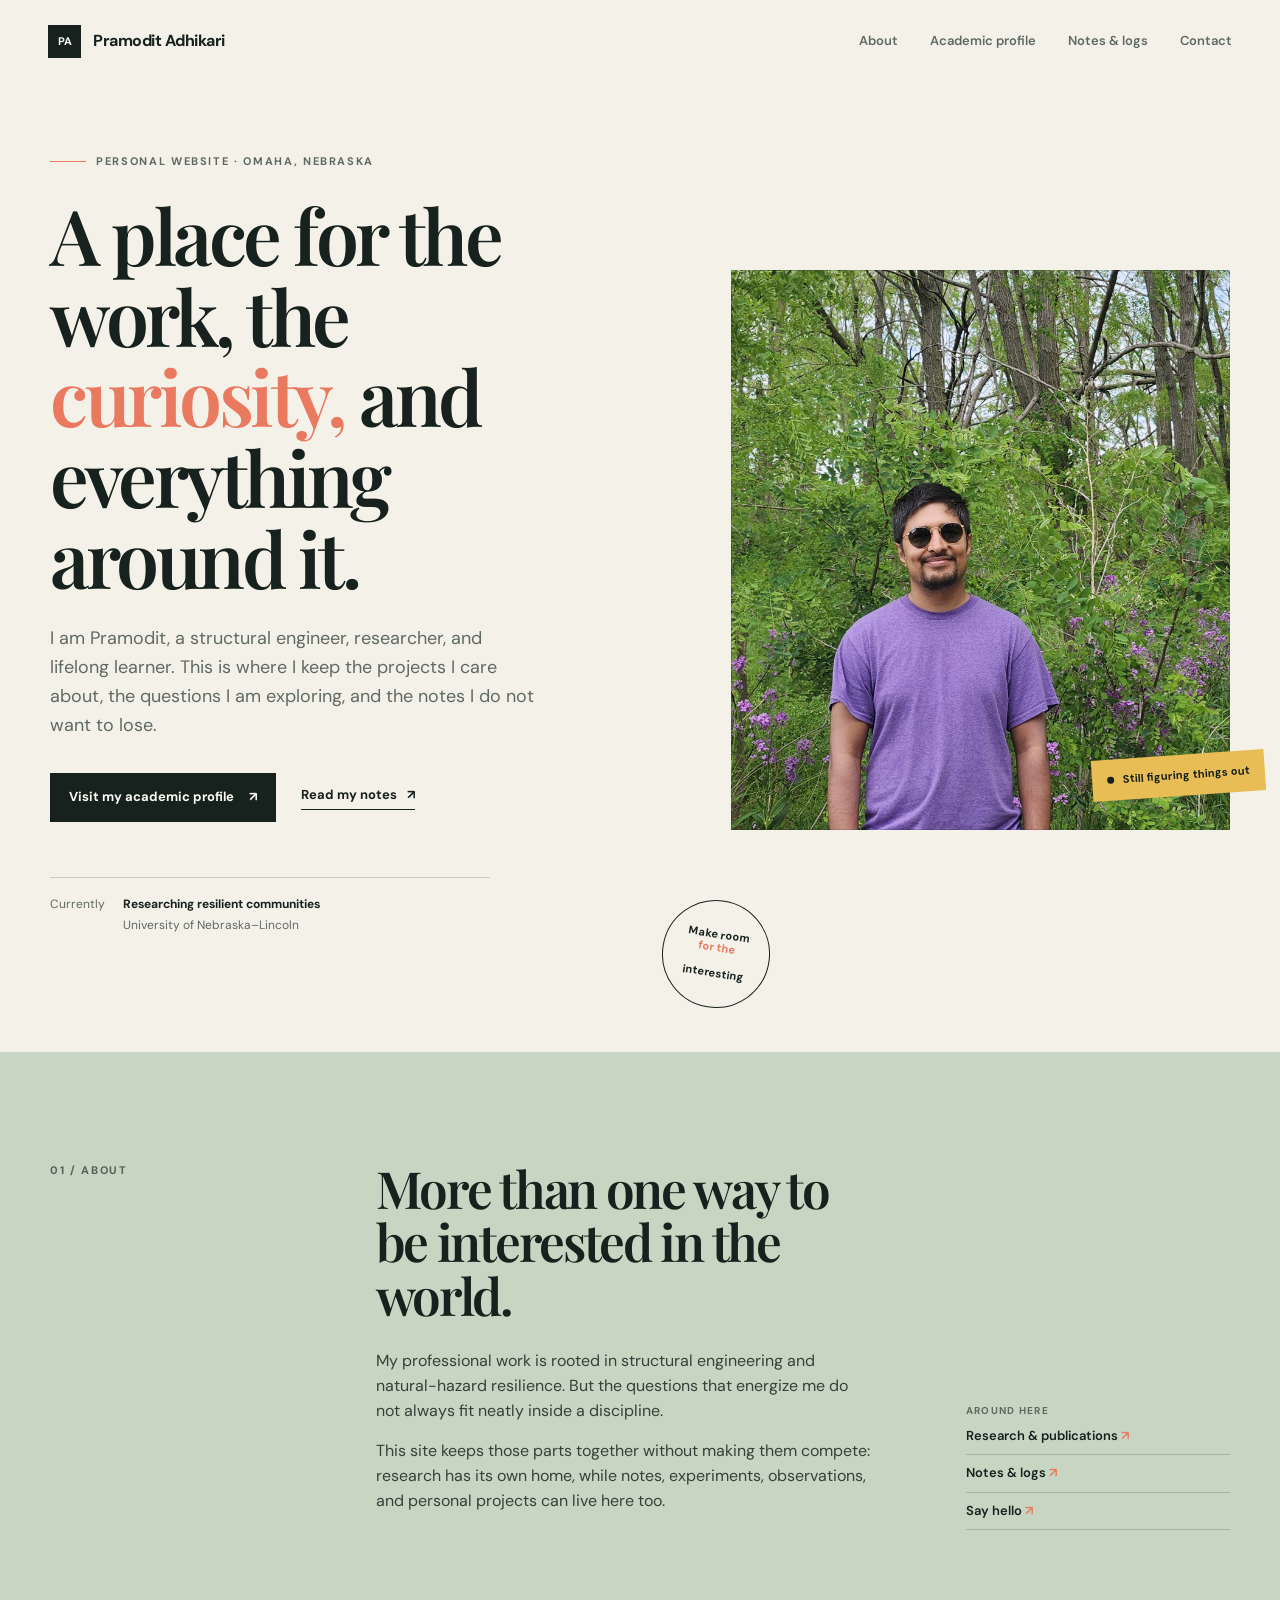
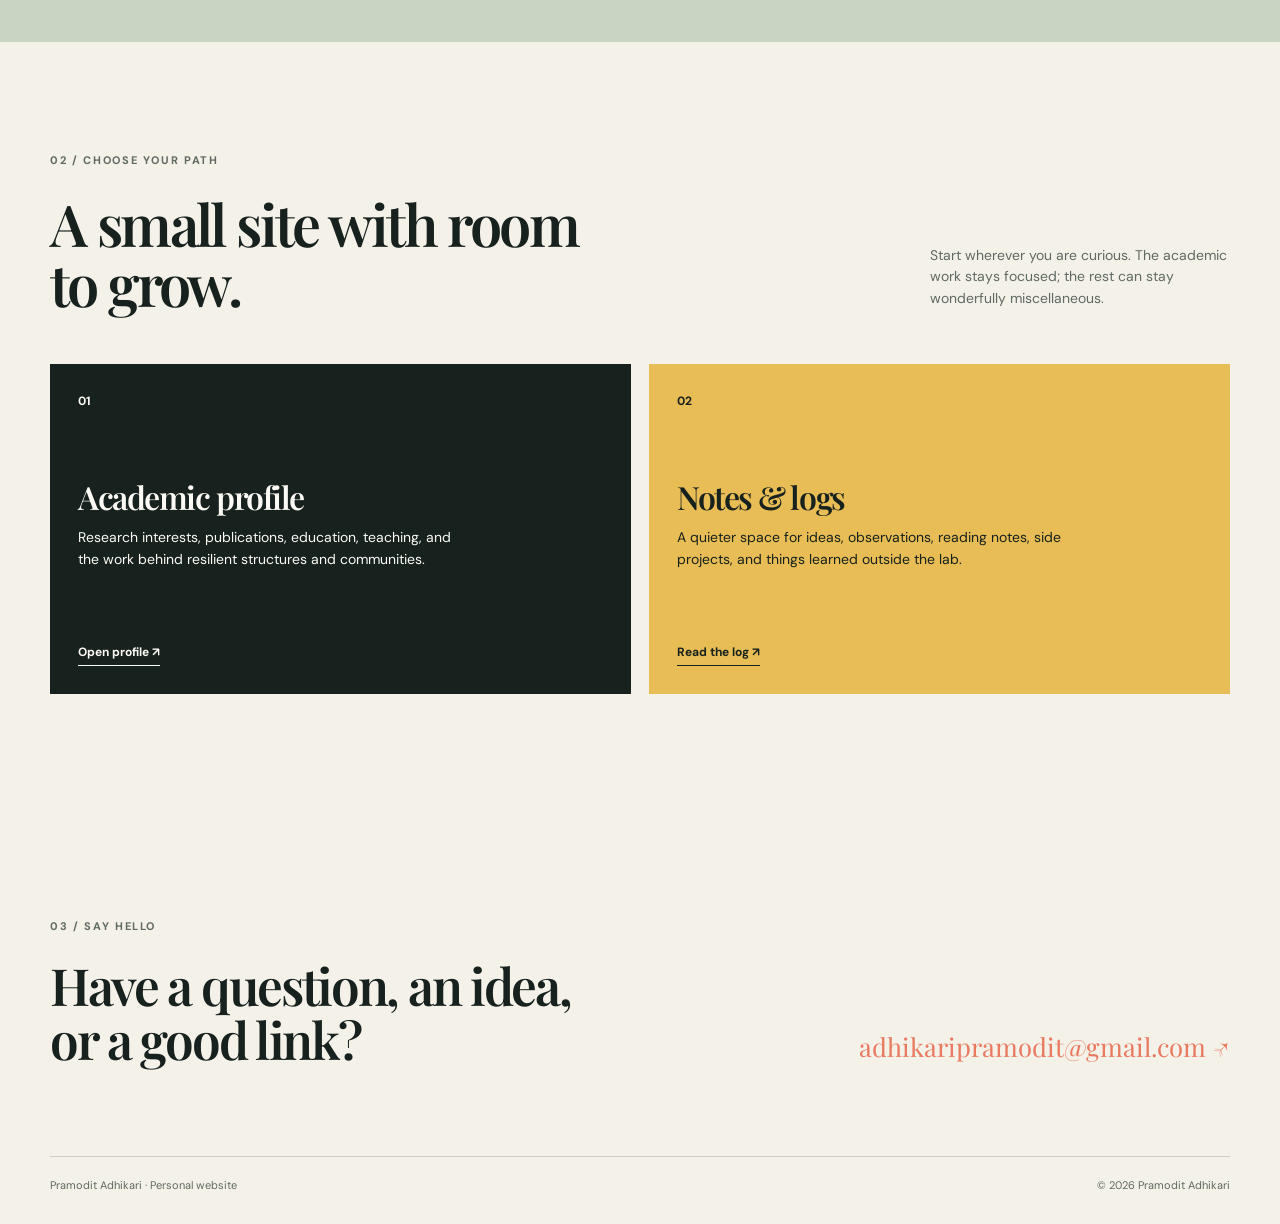
<file: index.html>
<!doctype html>
<html lang="en">
<head>
  <meta charset="utf-8">
  <meta name="viewport" content="width=device-width, initial-scale=1">
  <meta name="description" content="The personal website of Pramodit Adhikari: research, notes, and things worth sharing.">
  <title>Pramodit Adhikari | Personal website</title>
  <link rel="preconnect" href="https://fonts.googleapis.com">
  <link rel="preconnect" href="https://fonts.gstatic.com" crossorigin>
  <link href="https://fonts.googleapis.com/css2?family=DM+Sans:wght@400;500;600;700&family=Playfair+Display:wght@500;600;700&display=swap" rel="stylesheet">
  <link rel="stylesheet" href="style.css">
</head>
<body>
  <header class="site-header">
    <a class="wordmark" href="#top" aria-label="Pramodit Adhikari home"><span class="wordmark-mark">PA</span><span>Pramodit Adhikari</span></a>
    <button class="menu-toggle" type="button" aria-expanded="false" aria-controls="site-nav">Menu</button>
    <nav id="site-nav" class="site-nav" aria-label="Primary navigation"><a href="#about">About</a><a href="academic.html">Academic profile</a><a href="notes.html">Notes &amp; logs</a><a href="#contact">Contact</a></nav>
  </header>
  <main id="top">
    <section class="personal-hero wrap" aria-labelledby="hero-title"><div class="personal-copy"><p class="eyebrow"><span class="eyebrow-line"></span> Personal website · Omaha, Nebraska</p><h1 id="hero-title">A place for the work, the <em>curiosity,</em> and everything around it.</h1><p class="hero-intro">I am Pramodit, a structural engineer, researcher, and lifelong learner. This is where I keep the projects I care about, the questions I am exploring, and the notes I do not want to lose.</p><div class="hero-actions"><a class="button button-dark" href="academic.html">Visit my academic profile <span aria-hidden="true">↗</span></a><a class="text-link" href="notes.html">Read my notes <span aria-hidden="true">↗</span></a></div><div class="hero-meta"><span>Currently</span><strong>Researching resilient communities</strong><span>University of Nebraska–Lincoln</span></div></div><div class="hero-portrait"><div class="portrait-frame"><img src="assets/pramodit-adhikari.jpg" alt="Pramodit Adhikari standing outdoors" width="1200" height="1600"></div><div class="portrait-note"><span class="note-dot"></span> Still figuring things out</div></div><div class="hero-stamp" aria-hidden="true">Make room<br><span>for the</span><br>interesting</div></section>
    <section id="about" class="about-band"><div class="wrap about-grid"><p class="section-kicker">01 / About</p><div class="about-copy"><h2>More than one way to be interested in the world.</h2><p>My professional work is rooted in structural engineering and natural-hazard resilience. But the questions that energize me do not always fit neatly inside a discipline.</p><p>This site keeps those parts together without making them compete: research has its own home, while notes, experiments, observations, and personal projects can live here too.</p></div><div class="about-aside"><span class="aside-label">Around here</span><a href="academic.html">Research &amp; publications <span>↗</span></a><a href="notes.html">Notes &amp; logs <span>↗</span></a><a href="#contact">Say hello <span>↗</span></a></div></div></section>
    <section class="home-paths wrap" aria-labelledby="paths-title"><div class="section-heading"><div><p class="section-kicker">02 / Choose your path</p><h2 id="paths-title">A small site with room to grow.</h2></div><p class="section-summary">Start wherever you are curious. The academic work stays focused; the rest can stay wonderfully miscellaneous.</p></div><div class="path-grid"><a class="path-card path-academic" href="academic.html"><span class="card-number">01</span><h3>Academic profile</h3><p>Research interests, publications, education, teaching, and the work behind resilient structures and communities.</p><span class="path-arrow">Open profile ↗</span></a><a class="path-card path-notes" href="notes.html"><span class="card-number">02</span><h3>Notes &amp; logs</h3><p>A quieter space for ideas, observations, reading notes, side projects, and things learned outside the lab.</p><span class="path-arrow">Read the log ↗</span></a></div></section>
    <section id="contact" class="contact-section wrap" aria-labelledby="contact-title"><p class="section-kicker">03 / Say hello</p><div class="contact-row"><h2 id="contact-title">Have a question, an idea, or a good link?</h2><a class="email-link" href="mailto:adhikaripramodit@gmail.com">adhikaripramodit@gmail.com <span aria-hidden="true">↗</span></a></div><div class="contact-footer"><span>Pramodit Adhikari · Personal website</span><span>© <span id="current-year"></span> Pramodit Adhikari</span></div></section>
  </main>
  <script src="script.js"></script>
</body>
</html>
</file>
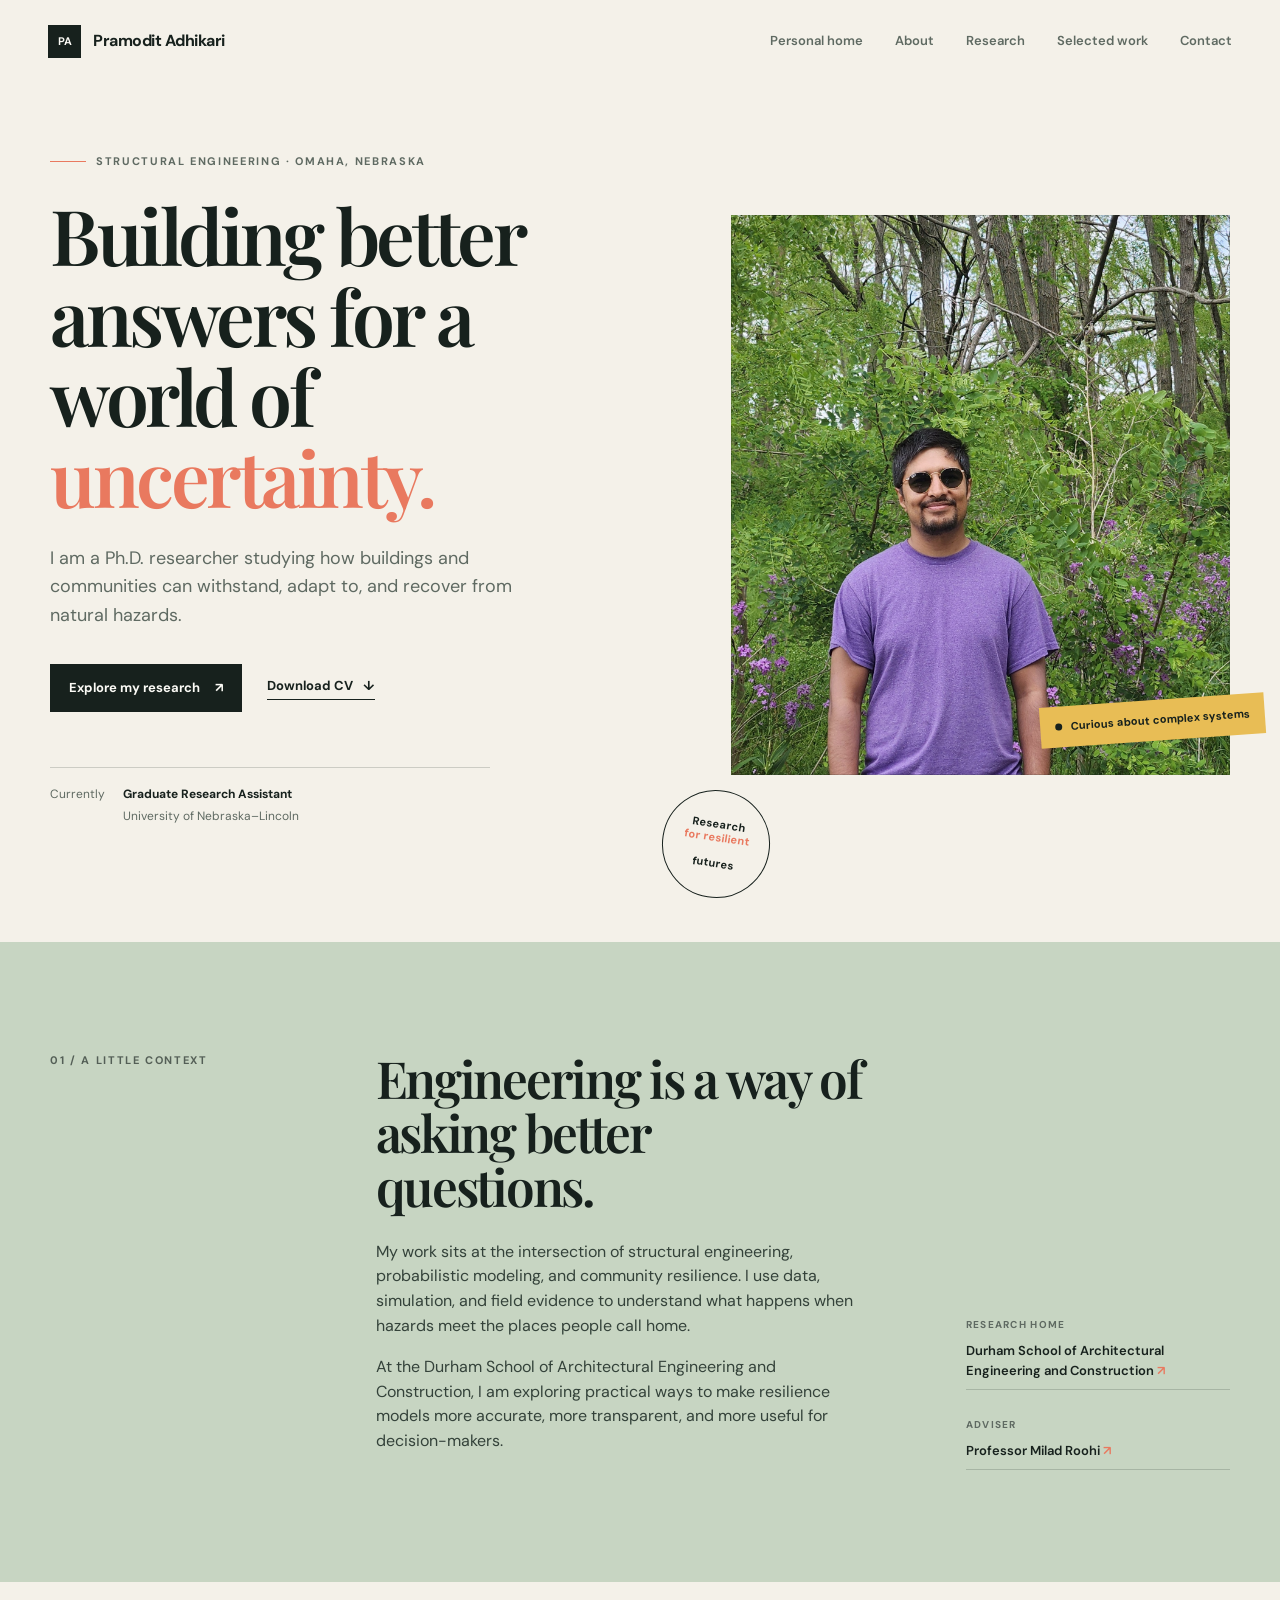
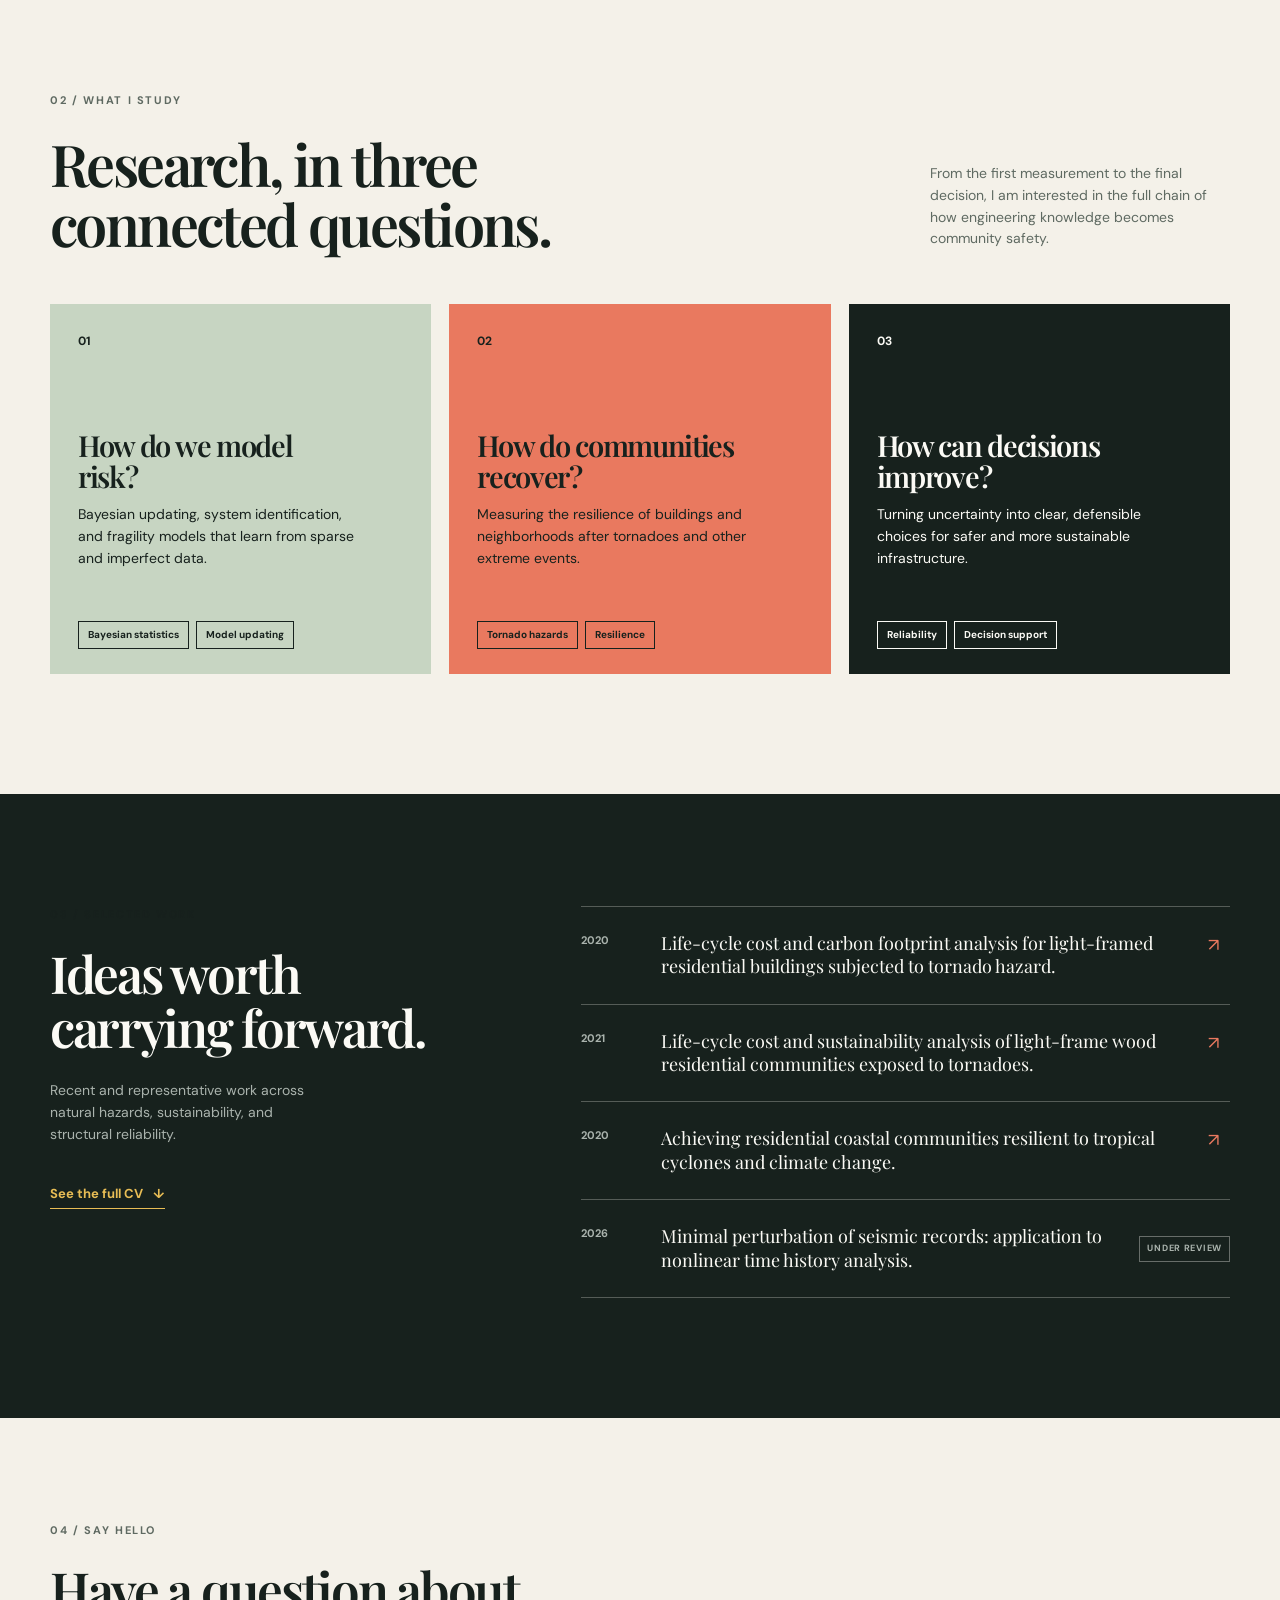
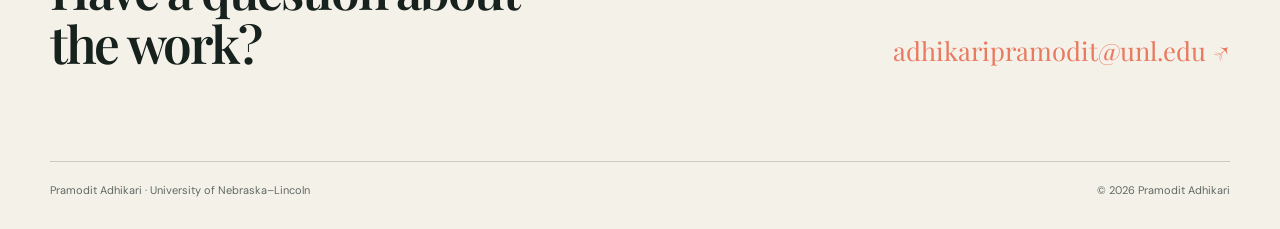
<file: academic.html>
<!doctype html>
<html lang="en">
<head>
  <meta charset="utf-8">
  <meta name="viewport" content="width=device-width, initial-scale=1">
  <meta name="description" content="Pramodit Adhikari's academic profile, research, publications, and teaching experience.">
  <title>Academic profile | Pramodit Adhikari</title>
  <link rel="preconnect" href="https://fonts.googleapis.com">
  <link rel="preconnect" href="https://fonts.gstatic.com" crossorigin>
  <link href="https://fonts.googleapis.com/css2?family=DM+Sans:wght@400;500;600;700&family=Playfair+Display:wght@500;600;700&display=swap" rel="stylesheet">
  <link rel="stylesheet" href="style.css">
</head>
<body>
  <header class="site-header">
    <a class="wordmark" href="index.html" aria-label="Pramodit Adhikari home"><span class="wordmark-mark">PA</span><span>Pramodit Adhikari</span></a>
    <button class="menu-toggle" type="button" aria-expanded="false" aria-controls="site-nav">Menu</button>
    <nav id="site-nav" class="site-nav" aria-label="Primary navigation"><a href="index.html">Personal home</a><a href="#about">About</a><a href="#research">Research</a><a href="#work">Selected work</a><a href="#contact">Contact</a></nav>
  </header>
  <main id="top">
    <section class="hero wrap" aria-labelledby="hero-title">
      <div class="hero-copy">
        <p class="eyebrow"><span class="eyebrow-line"></span> Structural engineering · Omaha, Nebraska</p>
        <h1 id="hero-title">Building better answers for a world of <em>uncertainty.</em></h1>
        <p class="hero-intro">I am a Ph.D. researcher studying how buildings and communities can withstand, adapt to, and recover from natural hazards.</p>
        <div class="hero-actions"><a class="button button-dark" href="#research">Explore my research <span aria-hidden="true">↗</span></a><a class="text-link" href="assets/cv.pdf" download>Download CV <span aria-hidden="true">↓</span></a></div>
        <div class="hero-meta"><span>Currently</span><strong>Graduate Research Assistant</strong><span>University of Nebraska–Lincoln</span></div>
      </div>
      <div class="hero-portrait"><div class="portrait-frame"><img src="assets/pramodit-adhikari.jpg" alt="Pramodit Adhikari standing outdoors" width="1200" height="1600"></div><div class="portrait-note"><span class="note-dot"></span> Curious about complex systems</div></div>
      <div class="hero-stamp" aria-hidden="true">Research<br><span>for resilient</span><br>futures</div>
    </section>
    <section id="about" class="about-band"><div class="wrap about-grid"><p class="section-kicker">01 / A little context</p><div class="about-copy"><h2>Engineering is a way of asking better questions.</h2><p>My work sits at the intersection of structural engineering, probabilistic modeling, and community resilience. I use data, simulation, and field evidence to understand what happens when hazards meet the places people call home.</p><p>At the Durham School of Architectural Engineering and Construction, I am exploring practical ways to make resilience models more accurate, more transparent, and more useful for decision-makers.</p></div><div class="about-aside"><span class="aside-label">Research home</span><a href="https://engineering.unl.edu/durhamschool/" target="_blank" rel="noreferrer">Durham School of Architectural Engineering and Construction <span>↗</span></a><span class="aside-label">Adviser</span><a href="https://engineering.unl.edu/durhamschool/person/milad-roohi/" target="_blank" rel="noreferrer">Professor Milad Roohi <span>↗</span></a></div></div></section>
    <section id="research" class="research-section wrap" aria-labelledby="research-title"><div class="section-heading"><div><p class="section-kicker">02 / What I study</p><h2 id="research-title">Research, in three connected questions.</h2></div><p class="section-summary">From the first measurement to the final decision, I am interested in the full chain of how engineering knowledge becomes community safety.</p></div><div class="research-grid"><article class="research-card card-sage"><span class="card-number">01</span><h3>How do we model risk?</h3><p>Bayesian updating, system identification, and fragility models that learn from sparse and imperfect data.</p><div class="card-tags"><span>Bayesian statistics</span><span>Model updating</span></div></article><article class="research-card card-coral"><span class="card-number">02</span><h3>How do communities recover?</h3><p>Measuring the resilience of buildings and neighborhoods after tornadoes and other extreme events.</p><div class="card-tags"><span>Tornado hazards</span><span>Resilience</span></div></article><article class="research-card card-ink"><span class="card-number">03</span><h3>How can decisions improve?</h3><p>Turning uncertainty into clear, defensible choices for safer and more sustainable infrastructure.</p><div class="card-tags"><span>Reliability</span><span>Decision support</span></div></article></div></section>
    <section id="work" class="work-band"><div class="wrap work-grid"><div class="work-intro"><p class="section-kicker">03 / Selected work</p><h2>Ideas worth carrying forward.</h2><p>Recent and representative work across natural hazards, sustainability, and structural reliability.</p><a class="text-link text-link-light" href="assets/cv.pdf" download>See the full CV <span aria-hidden="true">↓</span></a></div><div class="publication-list"><a class="publication" href="https://doi.org/10.1016/j.jobe.2020.101657" target="_blank" rel="noreferrer"><span class="publication-year">2020</span><span class="publication-title">Life-cycle cost and carbon footprint analysis for light-framed residential buildings subjected to tornado hazard.</span><span class="publication-arrow">↗</span></a><a class="publication" href="https://doi.org/10.1007/s11069-021-04847-x" target="_blank" rel="noreferrer"><span class="publication-year">2021</span><span class="publication-title">Life-cycle cost and sustainability analysis of light-frame wood residential communities exposed to tornadoes.</span><span class="publication-arrow">↗</span></a><a class="publication" href="https://doi.org/10.3389/fbuil.2020.576403" target="_blank" rel="noreferrer"><span class="publication-year">2020</span><span class="publication-title">Achieving residential coastal communities resilient to tropical cyclones and climate change.</span><span class="publication-arrow">↗</span></a><div class="publication publication-pending"><span class="publication-year">2026</span><span class="publication-title">Minimal perturbation of seismic records: application to nonlinear time history analysis.</span><span class="publication-status">Under review</span></div></div></div></section>
    <section id="contact" class="contact-section wrap" aria-labelledby="contact-title"><p class="section-kicker">04 / Say hello</p><div class="contact-row"><h2 id="contact-title">Have a question about the work?</h2><a class="email-link" href="mailto:adhikaripramodit@unl.edu">adhikaripramodit@unl.edu <span aria-hidden="true">↗</span></a></div><div class="contact-footer"><span>Pramodit Adhikari · University of Nebraska–Lincoln</span><span>© <span id="current-year"></span> Pramodit Adhikari</span></div></section>
  </main>
  <script src="script.js"></script>
</body>
</html>
</file>
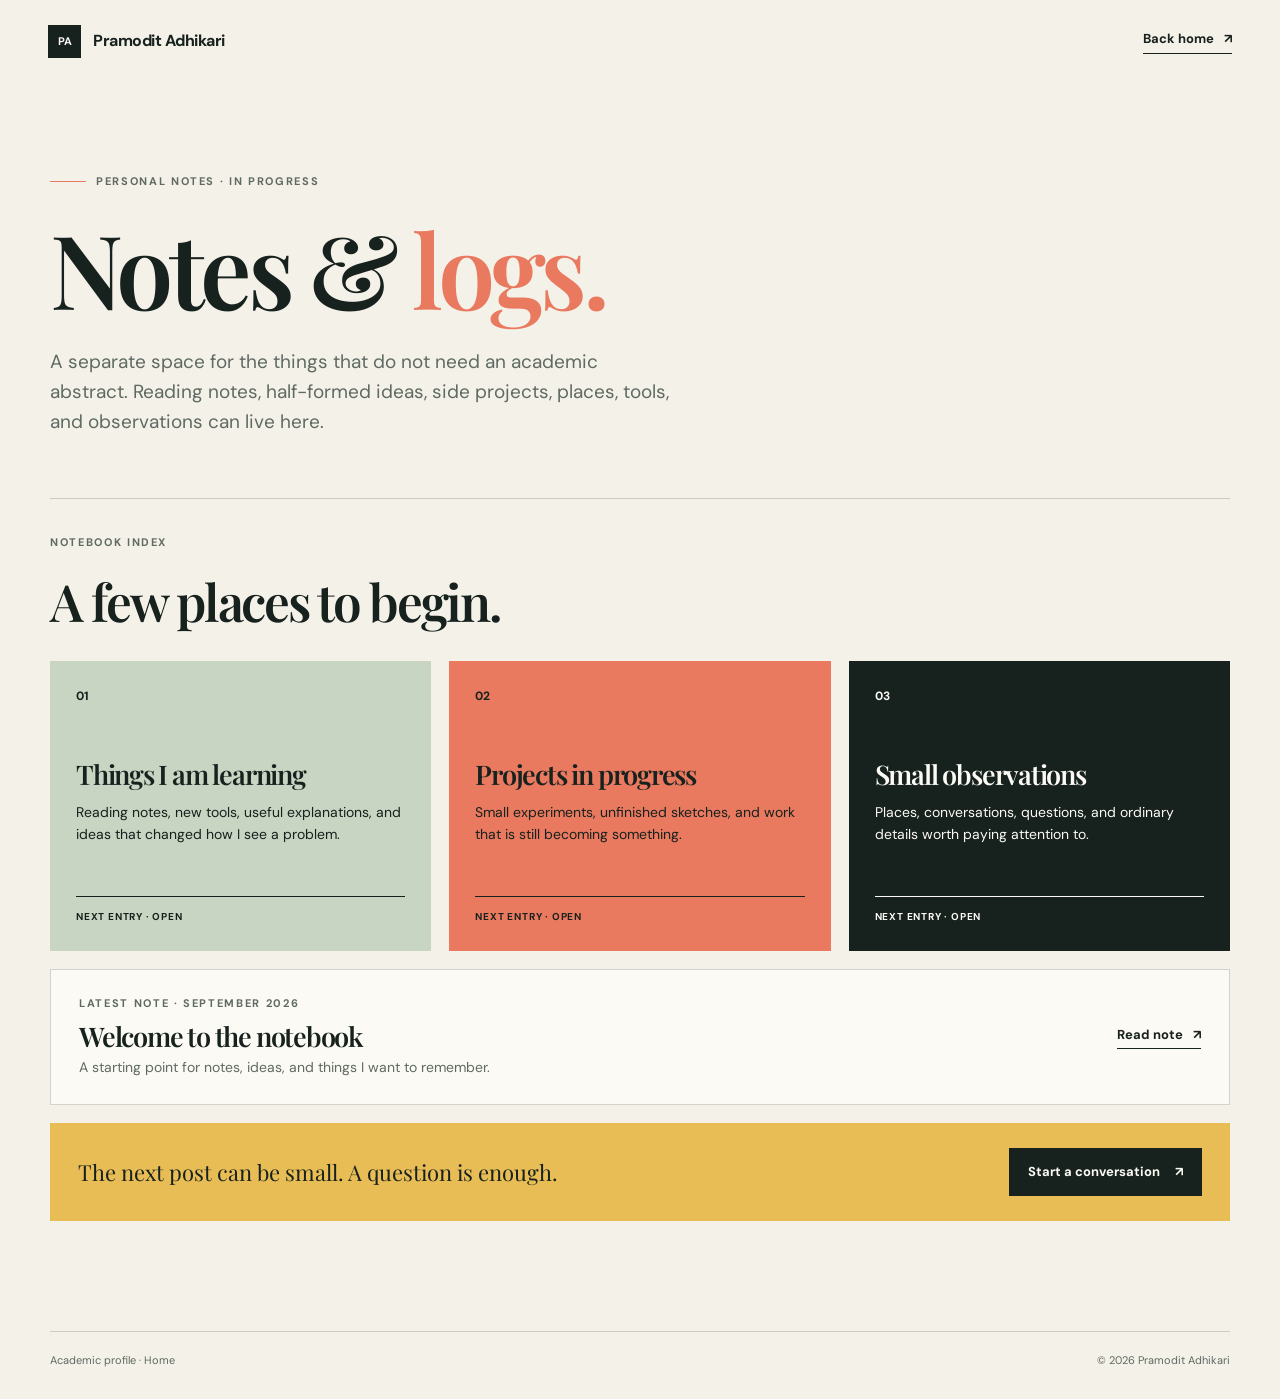
<file: notes.html>
<!doctype html>
<html lang="en">
<head>
  <meta charset="utf-8">
  <meta name="viewport" content="width=device-width, initial-scale=1">
  <meta name="description" content="Notes, logs, and personal projects by Pramodit Adhikari.">
  <title>Notes &amp; logs | Pramodit Adhikari</title>
  <link rel="preconnect" href="https://fonts.googleapis.com">
  <link rel="preconnect" href="https://fonts.gstatic.com" crossorigin>
  <link href="https://fonts.googleapis.com/css2?family=DM+Sans:wght@400;500;600;700&family=Playfair+Display:wght@500;600;700&display=swap" rel="stylesheet">
  <link rel="stylesheet" href="style.css">
</head>
<body>
  <header class="site-header"><a class="wordmark" href="index.html" aria-label="Pramodit Adhikari home"><span class="wordmark-mark">PA</span><span>Pramodit Adhikari</span></a><a class="text-link" href="index.html">Back home <span aria-hidden="true">↗</span></a></header>
  <main class="notes-page wrap">
    <p class="eyebrow"><span class="eyebrow-line"></span> Personal notes · In progress</p>
    <h1>Notes &amp; <em>logs.</em></h1>
    <p class="notes-lede">A separate space for the things that do not need an academic abstract. Reading notes, half-formed ideas, side projects, places, tools, and observations can live here.</p>
    <div class="notes-rule"></div>
    <section class="notebook-index" aria-labelledby="notebook-title"><div class="notebook-heading"><p class="section-kicker">Notebook index</p><h2 id="notebook-title">A few places to begin.</h2></div><div class="notebook-grid"><article class="notebook-card"><span class="card-number">01</span><h3>Things I am learning</h3><p>Reading notes, new tools, useful explanations, and ideas that changed how I see a problem.</p><span class="notebook-status">Next entry · open</span></article><article class="notebook-card notebook-card-coral"><span class="card-number">02</span><h3>Projects in progress</h3><p>Small experiments, unfinished sketches, and work that is still becoming something.</p><span class="notebook-status">Next entry · open</span></article><article class="notebook-card notebook-card-ink"><span class="card-number">03</span><h3>Small observations</h3><p>Places, conversations, questions, and ordinary details worth paying attention to.</p><span class="notebook-status">Next entry · open</span></article></div><div class="latest-note"><div><p class="section-kicker">Latest note · September 2026</p><h3>Welcome to the notebook</h3><p>A starting point for notes, ideas, and things I want to remember.</p></div><a class="text-link" href="notes/welcome.html">Read note <span aria-hidden="true">↗</span></a></div><div class="notes-invitation"><p>The next post can be small. A question is enough.</p><a class="button button-dark" href="mailto:adhikaripramodit@gmail.com?subject=Notes%20on%20your%20website">Start a conversation <span aria-hidden="true">↗</span></a></div></section>
  </main>
  <footer class="notes-footer wrap"><span><a href="academic.html">Academic profile</a> · <a href="index.html">Home</a></span><span>© <span id="current-year"></span> Pramodit Adhikari</span></footer>
  <script src="script.js"></script>
</body>
</html>
</file>
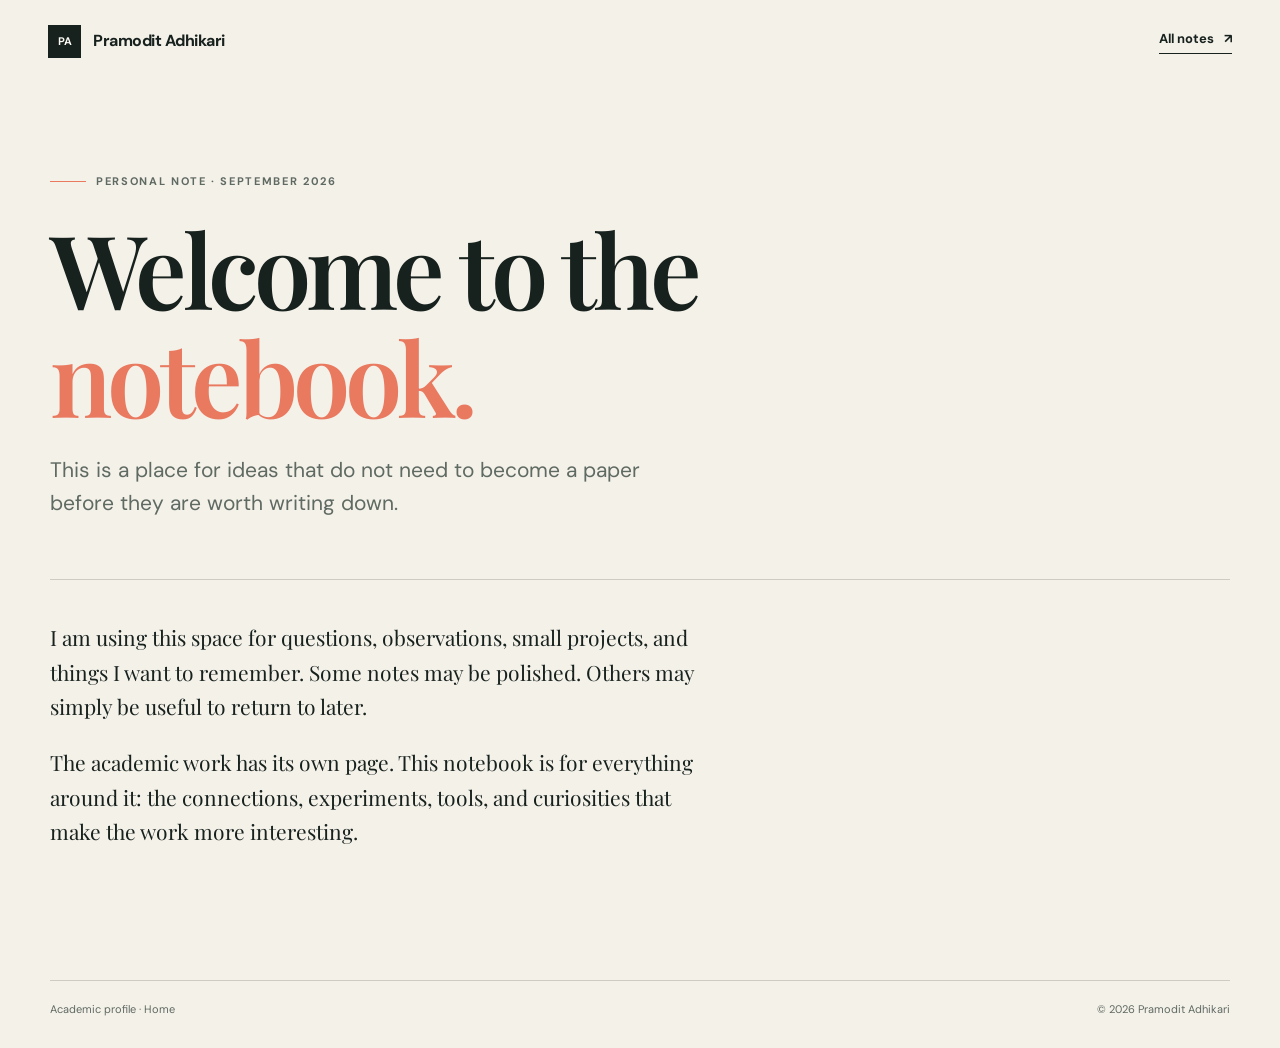
<file: notes/welcome.html>
<!doctype html>
<html lang="en">
<head>
  <meta charset="utf-8">
  <meta name="viewport" content="width=device-width, initial-scale=1">
  <meta name="description" content="A welcome note from Pramodit Adhikari.">
  <title>Welcome to the notebook | Pramodit Adhikari</title>
  <link rel="preconnect" href="https://fonts.googleapis.com">
  <link rel="preconnect" href="https://fonts.gstatic.com" crossorigin>
  <link href="https://fonts.googleapis.com/css2?family=DM+Sans:wght@400;500;600;700&family=Playfair+Display:wght@500;600;700&display=swap" rel="stylesheet">
  <link rel="stylesheet" href="../style.css">
</head>
<body>
  <header class="site-header"><a class="wordmark" href="../index.html" aria-label="Pramodit Adhikari home"><span class="wordmark-mark">PA</span><span>Pramodit Adhikari</span></a><a class="text-link" href="../notes.html">All notes <span aria-hidden="true">↗</span></a></header>
  <main class="note-page wrap">
    <p class="eyebrow"><span class="eyebrow-line"></span> Personal note · September 2026</p>
    <h1>Welcome to the <em>notebook.</em></h1>
    <p class="note-lede">This is a place for ideas that do not need to become a paper before they are worth writing down.</p>
    <div class="note-rule"></div>
    <article class="note-body"><p>I am using this space for questions, observations, small projects, and things I want to remember. Some notes may be polished. Others may simply be useful to return to later.</p><p>The academic work has its own page. This notebook is for everything around it: the connections, experiments, tools, and curiosities that make the work more interesting.</p></article>
  </main>
  <footer class="notes-footer wrap"><span><a href="../academic.html">Academic profile</a> · <a href="../index.html">Home</a></span><span>© <span id="current-year"></span> Pramodit Adhikari</span></footer>
  <script src="../script.js"></script>
</body>
</html>
</file>
<file: style.css>
:root{--ink:#17211d;--muted:#5f6a62;--paper:#f4f1e9;--cream:#fbfaf5;--sage:#c7d5c2;--coral:#e9795f;--ochre:#e8bd55;--line:rgba(23,33,29,.18);--serif:"Playfair Display",Georgia,serif;--sans:"DM Sans",sans-serif}*{box-sizing:border-box}html{scroll-behavior:smooth}body{margin:0;background:var(--paper);color:var(--ink);font-family:var(--sans);font-size:16px;line-height:1.55}a{color:inherit;text-decoration:none}.wrap{width:min(1180px,calc(100% - 96px));margin:0 auto}.site-header{display:flex;align-items:center;justify-content:space-between;width:min(1320px,calc(100% - 96px));margin:auto;padding:25px 0}.wordmark{display:inline-flex;align-items:center;gap:12px;font-weight:700;letter-spacing:-.03em}.wordmark-mark{display:grid;place-items:center;width:33px;height:33px;background:var(--ink);color:var(--cream);font-size:11px;letter-spacing:0}.site-nav{display:flex;gap:32px;color:var(--muted);font-size:13px;font-weight:600}.site-nav a{transition:color .2s ease}.site-nav a:hover,.text-link:hover,.email-link:hover{color:var(--coral)}.menu-toggle{display:none;border:0;background:none;font:inherit;font-size:13px;font-weight:700}.hero{position:relative;display:grid;grid-template-columns:minmax(0,1.08fr) minmax(320px,.92fr);min-height:720px;align-items:center;gap:8%;padding:70px 0 105px}.hero-copy{position:relative;z-index:1;padding-bottom:12px}.eyebrow,.section-kicker{margin:0 0 24px;color:var(--muted);font-size:11px;font-weight:700;letter-spacing:.15em;text-transform:uppercase}.eyebrow{display:flex;align-items:center;gap:10px}.eyebrow-line{display:inline-block;width:36px;height:1px;background:var(--coral)}h1,h2,h3,p{margin-top:0}h1,h2,h3{font-family:var(--serif);font-weight:600;line-height:1.05;letter-spacing:-.045em}h1{max-width:700px;margin-bottom:27px;font-size:clamp(3.5rem,6vw,6rem)}h1 em{color:var(--coral);font-style:normal}.hero-intro{max-width:485px;margin-bottom:34px;color:var(--muted);font-size:18px;line-height:1.6}.hero-actions{display:flex;align-items:center;gap:25px;margin-bottom:55px}.button{display:inline-flex;gap:15px;align-items:center;padding:14px 19px;font-size:13px;font-weight:700}.button-dark{background:var(--ink);color:var(--cream)}.button-dark:hover{background:var(--coral)}.text-link{display:inline-flex;gap:10px;align-items:center;border-bottom:1px solid currentColor;padding-bottom:3px;font-size:13px;font-weight:700}.hero-meta{display:grid;grid-template-columns:auto 1fr;gap:3px 18px;max-width:440px;padding-top:17px;border-top:1px solid var(--line);color:var(--muted);font-size:12px}.hero-meta strong{color:var(--ink)}.hero-meta span:last-child{grid-column:2}.hero-portrait{position:relative;z-index:0}.portrait-frame{position:relative;height:560px;overflow:hidden;background:var(--sage)}.portrait-frame:after{position:absolute;inset:0;border:1px solid rgba(23,33,29,.15);content:"";pointer-events:none}.portrait-frame img{width:100%;height:100%;object-fit:cover;object-position:center 72%;filter:saturate(.9)}.portrait-note{position:absolute;right:-35px;bottom:34px;display:flex;align-items:center;gap:9px;padding:12px 15px;background:var(--ochre);font-size:11px;font-weight:700;transform:rotate(-4deg)}.note-dot{width:7px;height:7px;border-radius:50%;background:var(--ink)}.hero-stamp{position:absolute;right:39%;bottom:44px;z-index:2;width:108px;height:108px;display:grid;place-content:center;border:1px solid var(--ink);border-radius:50%;color:var(--ink);font-size:11px;font-weight:700;line-height:1.2;text-align:center;transform:rotate(9deg)}.hero-stamp span{color:var(--coral)}.about-band{background:var(--sage)}.about-grid{display:grid;grid-template-columns:.7fr 1.5fr .8fr;gap:8%;padding:110px 0 112px}.about-band .section-kicker,.work-band .section-kicker{color:rgba(23,33,29,.65)}.about-copy h2,.work-intro h2,.contact-section h2{margin-bottom:26px;font-size:clamp(2.3rem,4vw,4.1rem)}.about-copy p{max-width:600px;color:#34423a}.about-aside{display:flex;flex-direction:column;gap:8px;align-self:end;font-size:13px}.aside-label{margin-top:19px;color:var(--muted);font-size:10px;font-weight:700;letter-spacing:.13em;text-transform:uppercase}.about-aside a{border-bottom:1px solid var(--line);padding-bottom:8px;font-weight:600}.about-aside a span{color:var(--coral)}.research-section{padding:110px 0 120px}.section-heading{display:flex;align-items:end;justify-content:space-between;gap:50px;margin-bottom:50px}.section-heading h2{max-width:560px;margin:0;font-size:clamp(2.5rem,4.5vw,4.3rem)}.section-summary{max-width:300px;margin:0 0 4px;color:var(--muted);font-size:14px}.research-grid{display:grid;grid-template-columns:repeat(3,1fr);gap:18px}.research-card{min-height:370px;display:flex;flex-direction:column;padding:28px 28px 25px}.card-sage{background:var(--sage)}.card-coral{background:var(--coral)}.card-ink{background:var(--ink);color:var(--cream)}.card-number{margin-bottom:80px;font-size:12px;font-weight:700}.research-card h3{max-width:260px;margin-bottom:13px;font-size:29px}.research-card p{max-width:290px;margin-bottom:auto;font-size:14px}.card-tags{display:flex;flex-wrap:wrap;gap:7px;margin-top:28px}.card-tags span{border:1px solid currentColor;padding:5px 9px;font-size:10px;font-weight:700}.work-band{background:var(--ink);color:var(--cream)}.work-grid{display:grid;grid-template-columns:.75fr 1.25fr;gap:12%;padding:112px 0 120px}.work-intro h2{color:var(--cream)}.work-intro>p:not(.section-kicker){max-width:280px;color:#aab3ad;font-size:14px}.text-link-light{margin-top:25px;color:var(--ochre)}.publication-list{border-top:1px solid rgba(251,250,245,.27)}.publication{display:grid;grid-template-columns:55px 1fr 22px;align-items:start;gap:25px;padding:25px 0;border-bottom:1px solid rgba(251,250,245,.27)}.publication:hover .publication-title{color:var(--ochre)}.publication-year,.publication-status{color:#aab3ad;font-size:11px;font-weight:700}.publication-title{font-family:var(--serif);font-size:18px;line-height:1.3;transition:color .2s ease}.publication-arrow{color:var(--coral);font-size:18px}.publication-pending{grid-template-columns:55px 1fr auto}.publication-status{align-self:center;border:1px solid rgba(251,250,245,.35);padding:5px 7px;font-size:9px;text-transform:uppercase;letter-spacing:.08em}.contact-section{padding:104px 0 30px}.contact-row{display:flex;justify-content:space-between;align-items:end;gap:30px;padding-bottom:90px}.contact-section h2{max-width:540px;margin:0}.email-link{color:var(--coral);font-family:var(--serif);font-size:clamp(1.2rem,2vw,1.7rem)}.contact-footer{display:flex;justify-content:space-between;padding-top:20px;border-top:1px solid var(--line);color:var(--muted);font-size:11px}@media (max-width:800px){.wrap,.site-header{width:min(100% - 44px,600px)}.site-header{position:relative}.menu-toggle{display:block}.site-nav{position:absolute;top:70px;right:0;z-index:5;display:none;flex-direction:column;gap:0;width:180px;padding:8px 18px;background:var(--cream);box-shadow:0 10px 30px rgba(23,33,29,.12)}.site-nav.is-open{display:flex}.site-nav a{padding:11px 0;border-bottom:1px solid var(--line)}.hero{display:flex;flex-direction:column;align-items:stretch;gap:50px;min-height:auto;padding:55px 0 80px}h1{font-size:clamp(3rem,14vw,5rem)}.hero-portrait{width:calc(100% - 25px);margin-left:auto}.portrait-frame{height:450px}.hero-stamp{right:auto;left:-17px;bottom:17px}.about-grid,.work-grid{display:block;padding:75px 0}.about-copy{margin-bottom:40px}.about-aside{max-width:330px}.section-heading{display:block;margin-bottom:35px}.section-summary{margin-top:25px}.research-section{padding:75px 0 80px}.research-grid{grid-template-columns:1fr}.research-card{min-height:300px}.card-number{margin-bottom:50px}.work-intro{margin-bottom:55px}.contact-section{padding:75px 0 25px}.contact-row{display:block;padding-bottom:65px}.email-link{display:inline-block;margin-top:20px}.contact-footer{display:block}.contact-footer span{display:block;margin-bottom:7px}}@media (prefers-reduced-motion:reduce){html{scroll-behavior:auto}*,*:before,*:after{transition-duration:.01ms!important}}
body{overflow-x:hidden}
@media (max-width:800px){.portrait-note{right:0}}
.personal-hero{position:relative;display:grid;grid-template-columns:minmax(0,1.08fr) minmax(320px,.92fr);min-height:720px;align-items:center;gap:8%;padding:70px 0 105px}.personal-copy{position:relative;z-index:1;padding-bottom:12px}.personal-copy h1{max-width:700px}.home-paths{padding:110px 0 120px}.path-grid{display:grid;grid-template-columns:repeat(2,1fr);gap:18px}.path-card{min-height:330px;display:flex;flex-direction:column;padding:28px;transition:transform .2s ease}.path-card:hover{transform:translateY(-5px)}.path-academic{background:var(--ink);color:var(--cream)}.path-notes{background:var(--ochre)}.path-card .card-number{margin-bottom:70px}.path-card h3{margin-bottom:13px;font-size:32px}.path-card p{max-width:390px;margin-bottom:auto;font-size:14px}.path-arrow{align-self:flex-start;border-bottom:1px solid currentColor;padding-bottom:3px;font-size:12px;font-weight:700}.notes-page{padding:90px 0 110px}.notes-page h1{margin-bottom:25px;font-size:clamp(3.7rem,8vw,7rem)}.notes-lede{max-width:620px;color:var(--muted);font-size:19px;line-height:1.6}.notes-rule{width:100%;margin:60px 0 35px;border-top:1px solid var(--line)}.notebook-heading h2{margin-bottom:32px;font-size:clamp(2.2rem,4vw,3.5rem)}.notebook-grid{display:grid;grid-template-columns:repeat(3,1fr);gap:18px}.notebook-card{min-height:290px;display:flex;flex-direction:column;padding:26px;background:var(--sage)}.notebook-card-coral{background:var(--coral)}.notebook-card-ink{background:var(--ink);color:var(--cream)}.notebook-card .card-number{margin-bottom:55px;font-size:12px;font-weight:700}.notebook-card h3{margin-bottom:14px;font-size:27px}.notebook-card p{margin-bottom:auto;font-size:14px}.notebook-status{border-top:1px solid currentColor;padding-top:12px;font-size:10px;font-weight:700;letter-spacing:.08em;text-transform:uppercase}.latest-note{display:flex;align-items:center;justify-content:space-between;gap:25px;margin-top:18px;padding:25px 28px;background:var(--cream);border:1px solid var(--line)}.latest-note .section-kicker{margin-bottom:10px}.latest-note h3{margin-bottom:7px;font-size:27px}.latest-note p:last-child{margin:0;color:var(--muted);font-size:14px}.notes-invitation{display:flex;align-items:center;justify-content:space-between;gap:25px;margin-top:18px;padding:25px 28px;background:var(--ochre)}.notes-invitation p{margin:0;font-family:var(--serif);font-size:22px}.note-page{padding:90px 0 110px}.note-page h1{margin-bottom:25px;font-size:clamp(3.7rem,8vw,7rem)}.note-lede{max-width:650px;color:var(--muted);font-size:21px;line-height:1.55}.note-rule{width:100%;margin:60px 0 40px;border-top:1px solid var(--line)}.note-body{max-width:650px;font-family:var(--serif);font-size:21px;line-height:1.65}.notes-footer{display:flex;justify-content:space-between;padding:20px 0 30px;border-top:1px solid var(--line);color:var(--muted);font-size:11px}.notes-footer a:hover{color:var(--coral)}
@media (max-width:800px){.personal-hero{display:flex;flex-direction:column;align-items:stretch;gap:50px;min-height:auto;padding:55px 0 80px}.home-paths{padding:75px 0 80px}.path-grid,.notebook-grid{grid-template-columns:1fr}.path-card{min-height:290px}.path-card .card-number{margin-bottom:50px}.notes-page,.note-page{padding:55px 0 75px}.notes-lede,.note-lede{font-size:17px}.notes-rule,.note-rule{margin:45px 0 25px}.notebook-heading h2{margin-bottom:25px}.notebook-card{min-height:250px}.notebook-card .card-number{margin-bottom:40px}.latest-note{display:block}.latest-note .text-link{margin-top:18px}.note-body{font-size:19px}.notes-invitation{display:block}.notes-invitation p{margin-bottom:18px}.notes-footer{display:block}.notes-footer span{display:block;margin-bottom:7px}}
</file>
